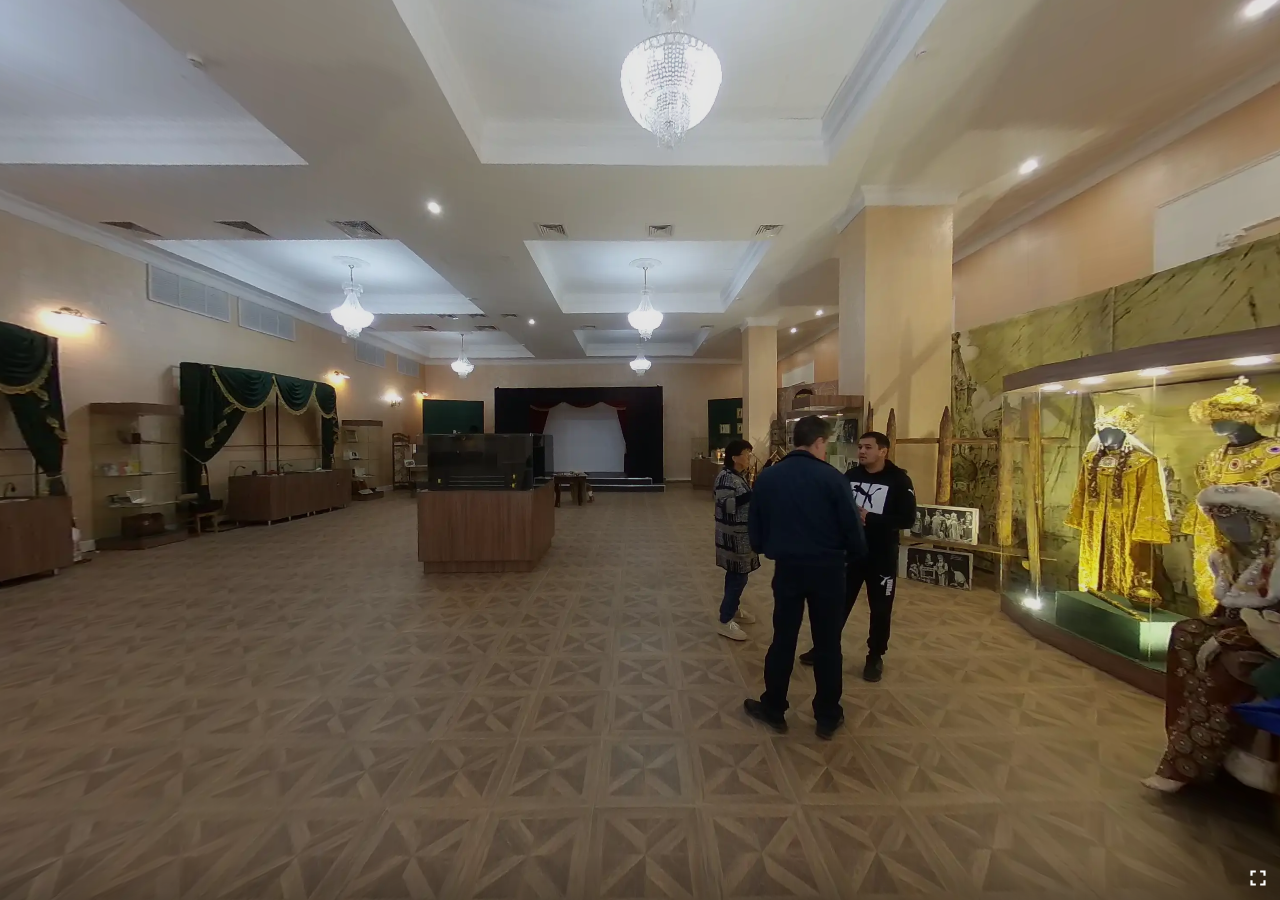
<file: index.html>
<!doctype html><html><head><meta charset="utf-8"/><meta name="viewport" content="width=device-width,initial-scale=1,user-scalable=no"/><title>3D тур</title></head><body style="background: #000;"><div id="progress"></div><div id="container"></div><audio id="background_audio" loop preload="auto"></audio><script src="bundle.js"></script></body></html>
</file>
